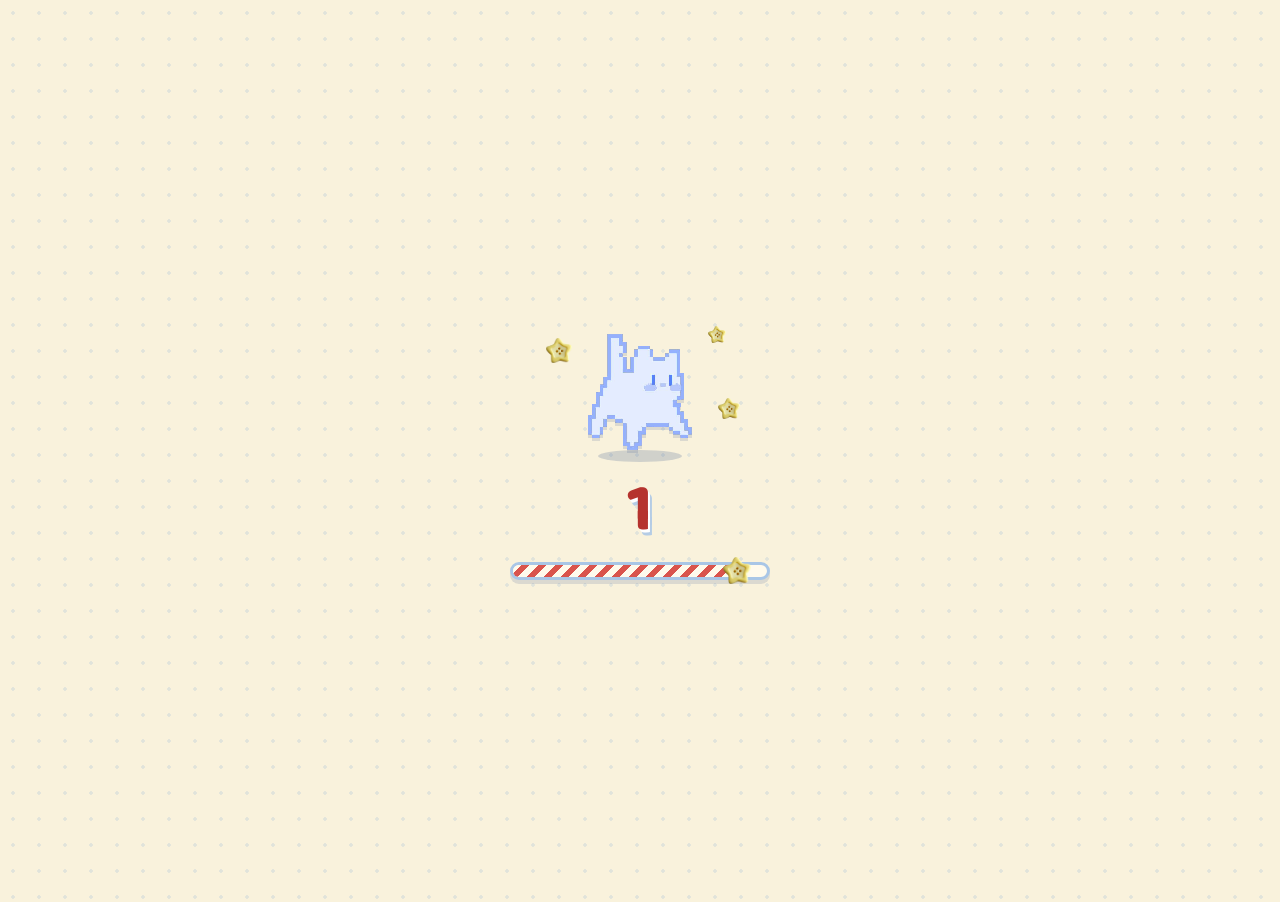
<file: happy-birthday/index.html>
<!DOCTYPE html><html lang="fr"><head><meta charset="utf-8"><meta name="viewport" content="width=device-width, initial-scale=1, viewport-fit=cover"><link rel="preconnect" href="https://fonts.googleapis.com"><link rel="preconnect" href="https://fonts.gstatic.com" crossorigin><link href="https://fonts.googleapis.com/css2?family=Baloo+2:wght@600;700;800&family=Quicksand:wght@500;600;700&family=Caveat:wght@600;700&display=swap" rel="stylesheet"><link rel="stylesheet" href="style.css"><title>Joyeux anniversaire Papa</title></head><body class="loading" data-burst>
<div id="loader" role="status" aria-label="Chargement"><div class="ld-in"><div class="ld-stage"><img class="ld-s s1" src="assets/star.png" alt="" width="26"><img class="ld-s s2" src="assets/star.png" alt="" width="18"><img class="ld-s s3" src="assets/star.png" alt="" width="22"><img class="ld-cat" src="assets/cat.png" alt="" width="104"><i class="ld-shadow"></i></div><p class="ld-t mk" aria-hidden="true"><span class="ld-n">3</span><span class="ld-n">2</span><span class="ld-n">1</span></p><div class="ld-bar"><i class="ld-fill"></i><img class="ld-head" src="assets/star.png" alt="" width="28"></div></div></div><noscript><style>#loader{display:none!important}body.loading{overflow:auto!important}</style></noscript>
<nav><a href="index.html" aria-current="page">Accueil</a><a href="message.html" >Message</a><a href="cadeau.html" >Cadeau</a></nav>
<main class="hero"><img class="dd " src="assets/cat.png" alt="" width="84" style="top:-6px;right:-6px;rotate:6deg">
<img class="dd " src="assets/flower.png" alt="" width="64" style="top:118px;left:-6px;rotate:-10deg">
<img class="dd " src="assets/star.png" alt="" width="52" style="top:150px;right:-2px;rotate:14deg">
<img class="dd " src="assets/cake.png" alt="" width="62" style="bottom:150px;left:-6px;rotate:-8deg">
<img class="dd " src="assets/bracelet.png" alt="" width="64" style="bottom:56px;right:-2px;rotate:10deg">
<p class="px" >▶ 23.11.2026 · épisode spécial</p>
<h1 class="mk"><b>J</b><b>o</b><b>y</b><b>e</b><b>u</b><b>x</b> <br><b>A</b><b>n</b><b>n</b><b>i</b><b>v</b><b>e</b><b>r</b><b>s</b><b>a</b><b>i</b><b>r</b><b>e</b> <br><b>P</b><b>a</b><b>p</b><b>a</b></h1>
<div class="tv"><div class="scr"><img src="assets/papa.jpg" alt="Papa, entouré de ses proches"><div class="rec px"><i></i>REC</div><div class="cap mk">LÉGENDE<br>VIVANTE</div><div class="stamp px">23 11 2026</div></div><img class="frame" src="assets/tv.png" alt=""></div>
<p class="sub">Un petit oiseau m'a dit que c'était ton anniversaire</p>
<div class="cta"><a class="btn" href="message.html">Lire mon message</a><a class="btn b" href="cadeau.html">Ouvrir mon cadeau</a></div>
</main><script src="script.js"></script></body></html>
</file>
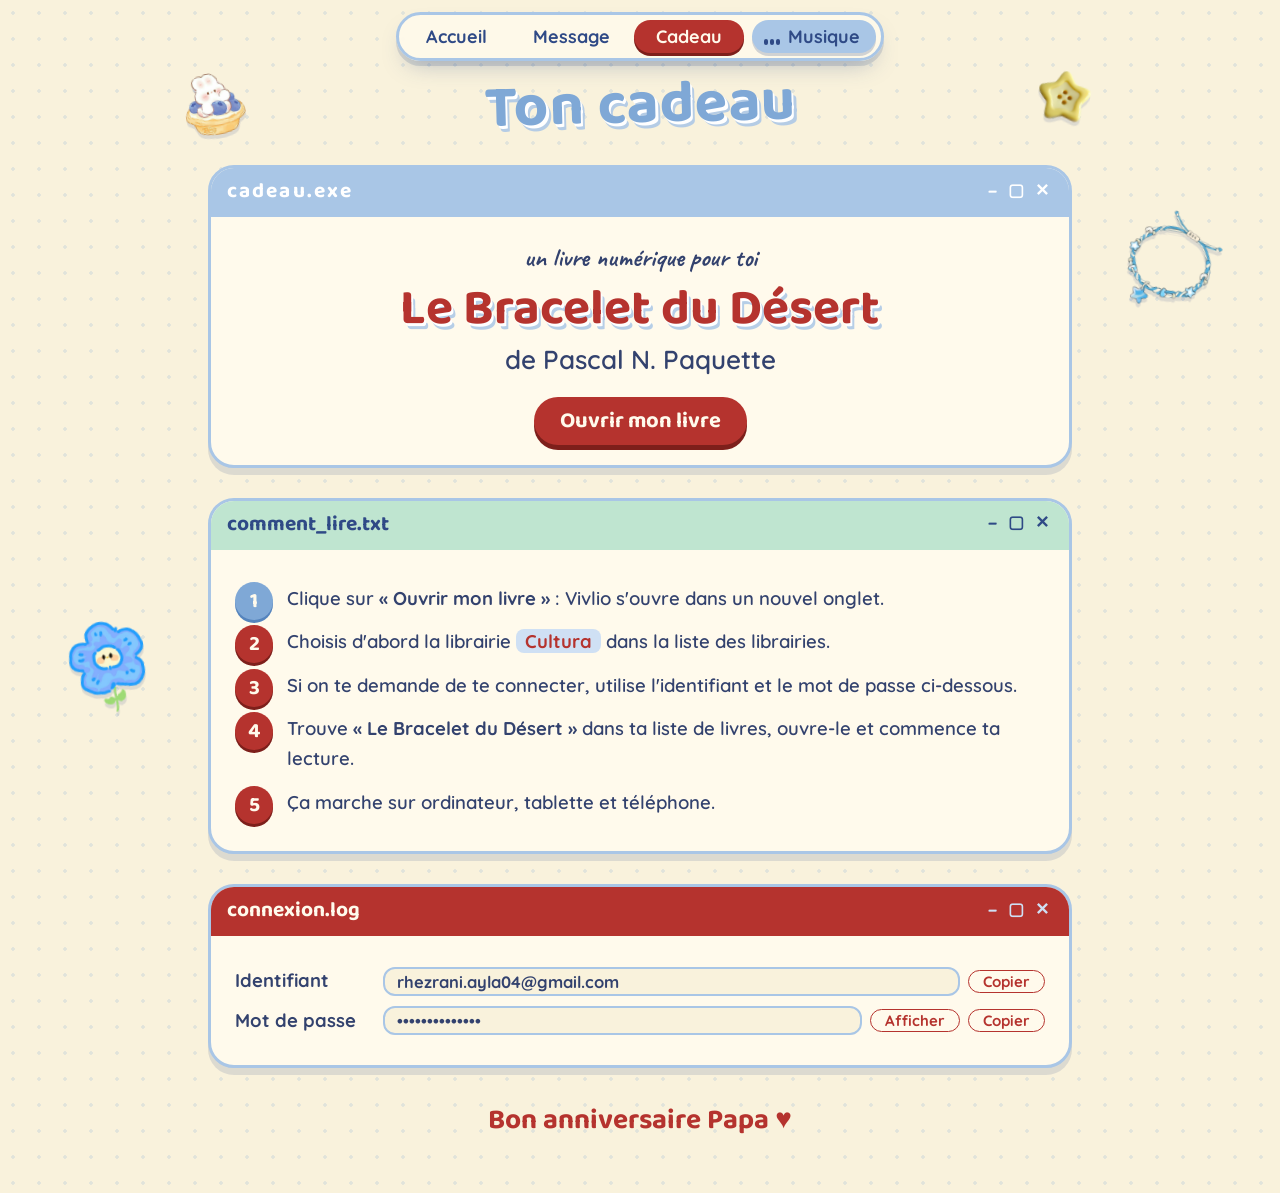
<file: happy-birthday/cadeau.html>
<!DOCTYPE html><html lang="fr"><head><meta charset="utf-8"><meta name="viewport" content="width=device-width, initial-scale=1, viewport-fit=cover"><link rel="preconnect" href="https://fonts.googleapis.com"><link rel="preconnect" href="https://fonts.gstatic.com" crossorigin><link href="https://fonts.googleapis.com/css2?family=Baloo+2:wght@600;700;800&family=Quicksand:wght@500;600;700&family=Caveat:wght@600;700&display=swap" rel="stylesheet"><link rel="stylesheet" href="style.css"><title>Ton cadeau, Papa</title></head><body>
<nav><a href="index.html" >Accueil</a><a href="message.html" >Message</a><a href="cadeau.html" aria-current="page">Cadeau</a></nav>
<main><img class="dd t" src="assets/cake.png" alt="" width="60" style="top:4px;left:-6px;rotate:-10deg">
<img class="dd t" src="assets/star.png" alt="" width="52" style="top:2px;right:0;rotate:12deg">
<img class="dd w" src="assets/bracelet.png" alt="" width="92" style="top:150px;right:-130px;rotate:10deg">
<img class="dd w" src="assets/flower.png" alt="" width="76" style="top:560px;left:-120px;rotate:-8deg">
<h1 class="page-title mk">Ton cadeau</h1>
<section class="win yl2"><h2>cadeau.exe</h2><div class="in book">
<p class="px" style="font-size:26px">un livre numérique pour toi</p>
<p class="t mk">Le Bracelet du Désert</p>
<p style="font-size:26px">de Pascal N. Paquette</p>
<p style="margin-top:16px"><a class="btn" href="https://my.vivlio.com/web/#/books" target="_blank" rel="noopener">Ouvrir mon livre</a></p>
</div></section>
<section class="win gn2"><h2>comment_lire.txt</h2><div class="in"><ol class="steps">
<li class="first">Clique sur <b>« Ouvrir mon livre »</b> : Vivlio s'ouvre dans un nouvel onglet.</li>
<li>Choisis d'abord la librairie <mark><b>Cultura</b></mark> dans la liste des librairies.</li>
<li>Si on te demande de te connecter, utilise l'identifiant et le mot de passe ci-dessous.</li>
<li>Trouve <b>« Le Bracelet du Désert »</b> dans ta liste de livres, ouvre-le et commence ta lecture.</li>
<li>Ça marche sur ordinateur, tablette et téléphone.</li></ol></div></section>
<section class="win pk2"><h2>connexion.log</h2><div class="in">
<div class="row"><span>Identifiant</span><code id="id">rhezrani.ayla04@gmail.com</code><button type="button" data-copy="id">Copier</button></div>
<div class="row"><span>Mot de passe</span><code id="pw" data-v="Anniv_2026papa">••••••••••••••</code><button type="button" id="eye">Afficher</button><button type="button" data-copy="pw">Copier</button></div>
</div></section>
<footer class="mk">Bon anniversaire Papa ♥</footer>
</main><script src="script.js"></script></body></html>
</file>
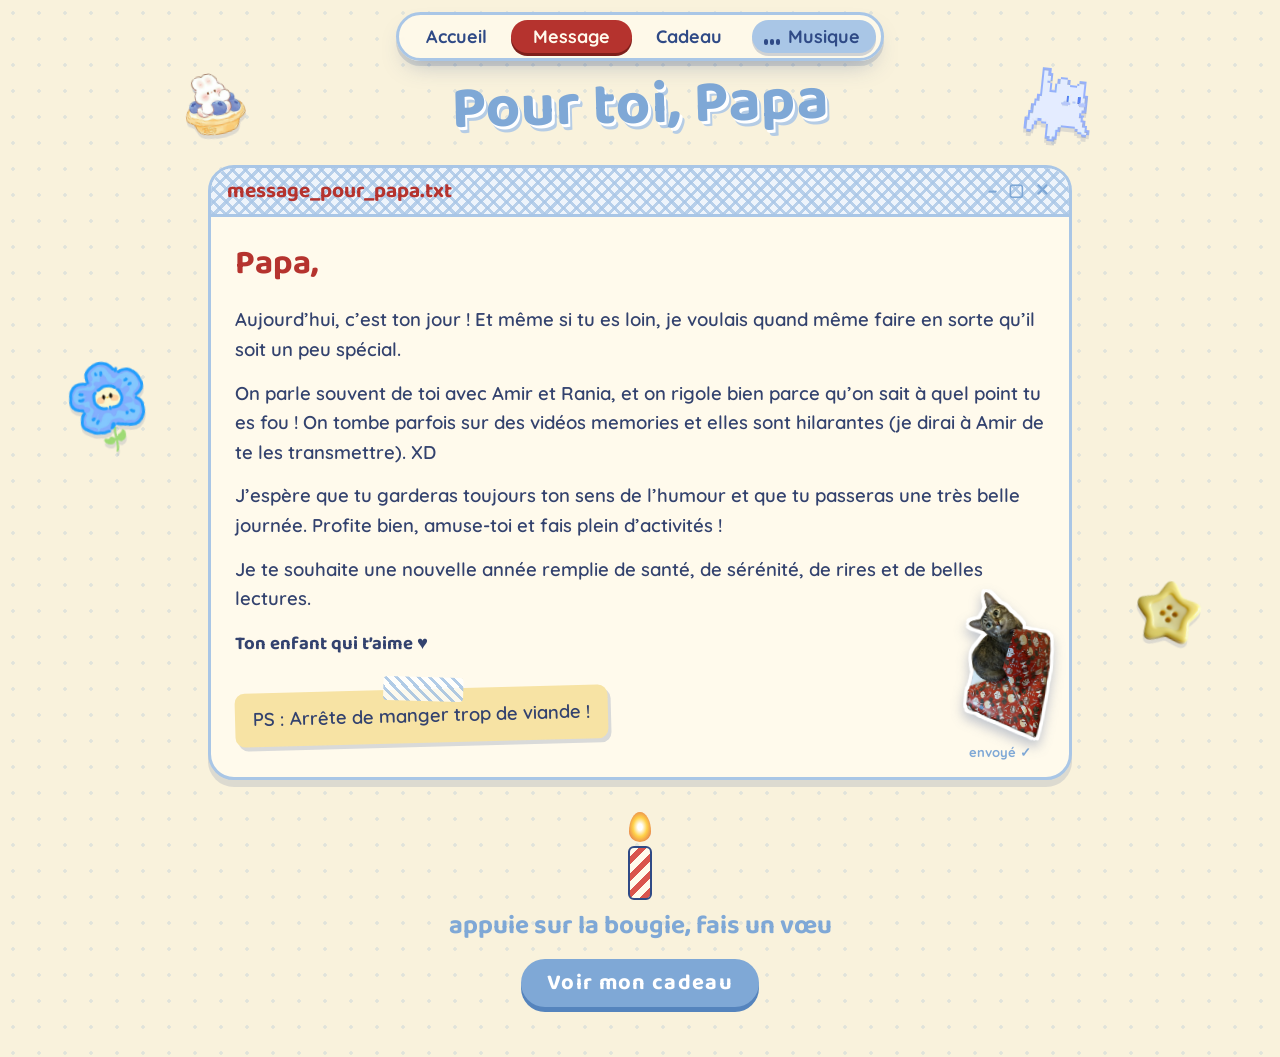
<file: happy-birthday/message.html>
<!DOCTYPE html><html lang="fr"><head><meta charset="utf-8"><meta name="viewport" content="width=device-width, initial-scale=1, viewport-fit=cover"><link rel="preconnect" href="https://fonts.googleapis.com"><link rel="preconnect" href="https://fonts.gstatic.com" crossorigin><link href="https://fonts.googleapis.com/css2?family=Baloo+2:wght@600;700;800&family=Quicksand:wght@500;600;700&family=Caveat:wght@600;700&display=swap" rel="stylesheet"><link rel="stylesheet" href="style.css"><title>Un message pour Papa</title></head><body>
<nav><a href="index.html" >Accueil</a><a href="message.html" aria-current="page">Message</a><a href="cadeau.html" >Cadeau</a></nav>
<main><img class="dd t" src="assets/cake.png" alt="" width="60" style="top:4px;left:-6px;rotate:-10deg">
<img class="dd t" src="assets/cat.png" alt="" width="66" style="top:0;right:-2px;rotate:6deg">
<img class="dd w" src="assets/flower.png" alt="" width="76" style="top:300px;left:-120px;rotate:-8deg">
<img class="dd w" src="assets/star.png" alt="" width="64" style="top:520px;right:-110px;rotate:12deg">
<h1 class="page-title mk">Pour toi, Papa</h1>
<section class="win letter"><h2>message_pour_papa.txt</h2><div class="in">
<p class="hi mk">Papa,</p>
<p>Aujourd’hui, c’est ton jour ! Et même si tu es loin, je voulais quand même faire en sorte qu’il soit un peu spécial.</p>
<p>On parle souvent de toi avec Amir et Rania, et on rigole bien parce qu’on sait à quel point tu es fou ! On tombe parfois sur des vidéos memories et elles sont hilarantes (je dirai à Amir de te les transmettre). XD</p>
<p>J’espère que tu garderas toujours ton sens de l’humour et que tu passeras une très belle journée. Profite bien, amuse-toi et fais plein d’activités !</p>
<p>Je te souhaite une nouvelle année remplie de santé, de sérénité, de rires et de belles lectures.</p>
<p><span class="mk">Ton enfant qui t’aime ♥️</span><br><br><span class="ps">PS : Arrête de manger trop de viande !</span></p>
<div class="sent"><img src="assets/naya-bebe.png" alt="Naya, le chat, assis sur un cadeau" width="150"><span class="meta">envoyé ✓</span></div>
</div></section>
<button class="candle" id="candle" type="button" aria-label="Souffler la bougie"><span class="flame"></span><span class="wax"></span></button>
<p class="mini mk" id="wish">appuie sur la bougie, fais un vœu</p>
<div class="cta"><a class="btn b" href="cadeau.html">Voir mon cadeau</a></div>
</main><script src="script.js"></script></body></html>
</file>
<file: happy-birthday/style.css>
@view-transition{navigation:auto}
:root{--red:#b5332e;--red2:#d9544d;--blue:#7fa8d6;--blue2:#a9c6e6;--pale:#cfe0f4;--navy:#2f4a86;--cream:#f9f2dc;--card:#fffaec;--gold:#efc46a;--lilac:#b57ae0;--mint:#bfe5d0;--ink:#33426e;--disp:'Baloo 2','Quicksand',sans-serif}
*{box-sizing:border-box}
body{margin:0;min-height:100vh;font:600 18.5px/1.6 'Quicksand','Nunito',sans-serif;color:var(--ink);background:var(--cream) radial-gradient(rgba(127,168,214,.2) 1.5px,transparent 2px) 0 0/26px 26px;overflow-x:hidden}
.mk,h1,h2,.fr{font-family:var(--disp);font-weight:700}
.px{font-family:'Caveat','Quicksand',cursive;font-weight:700}
a{color:inherit}
nav{position:sticky;top:12px;z-index:30;display:flex;align-items:center;gap:2px;width:fit-content;max-width:calc(100% - 24px);margin:12px auto 0;padding:5px;overflow:hidden;background:rgba(255,250,236,.82);-webkit-backdrop-filter:blur(10px);backdrop-filter:blur(10px);border:3px solid var(--blue2);border-radius:40px;box-shadow:0 5px 0 rgba(47,74,134,.16),0 12px 24px -10px rgba(47,74,134,.35);transition:translate .35s cubic-bezier(.3,1.3,.5,1),box-shadow .3s}
nav.hide{translate:0 -150%}
nav a{position:relative;z-index:1;padding:5px 22px;color:var(--navy);border-radius:30px;font:700 18px 'Quicksand';text-decoration:none;transition:color .25s,scale .15s}
nav a:active{scale:.94}
nav a[aria-current]{background:var(--red);color:var(--card)}
nav .ind{position:absolute;z-index:0;top:5px;bottom:5px;left:0;width:0;border-radius:30px;background:var(--red);box-shadow:0 3px 0 #7d1f1b;transition:translate .38s cubic-bezier(.3,1.35,.5,1),width .38s cubic-bezier(.3,1.35,.5,1),background .25s;pointer-events:none}
nav.has-ind a[aria-current]{background:none}
nav.has-ind a.on{color:var(--card)}
nav.has-ind .ind.hov{background:var(--blue);box-shadow:0 3px 0 #5584bd}
nav::after{content:"";position:absolute;left:0;bottom:0;height:3px;width:calc(var(--prog,0)*100%);background:linear-gradient(90deg,var(--blue),var(--red));border-radius:3px}
main{position:relative;max-width:900px;margin:0 auto;padding:14px 18px 50px}
/* images décoratives */
.dd{position:absolute;z-index:1;height:auto;cursor:pointer;-webkit-tap-highlight-color:transparent;user-select:none;-webkit-user-drag:none;filter:drop-shadow(0 4px 0 rgba(47,74,134,.14));animation:bob 4.6s ease-in-out infinite;transition:filter .2s}
.dd:nth-of-type(2n){animation-duration:5.6s;animation-delay:-1.4s}.dd:nth-of-type(3n){animation-duration:5.1s;animation-delay:-2.7s}
.dd[src*="cat"]{image-rendering:pixelated}
.dd:hover{filter:drop-shadow(0 6px 0 rgba(47,74,134,.2)) brightness(1.04)}
.dd.pop{animation:pop .7s cubic-bezier(.3,1.4,.5,1)}
.hero>.dd{z-index:3}
.w{display:none}
@media(min-width:1180px){.w{display:block}}
@keyframes bob{50%{translate:0 -9px}}
@keyframes pop{0%{scale:1}25%{scale:1.45 .75}55%{scale:.85 1.25;translate:0 -22px}80%{scale:1.1 .95}100%{scale:1}}
.sp{position:fixed;z-index:70;width:var(--s,16px);height:auto;pointer-events:none;translate:-50% -50%;animation:spark .85s cubic-bezier(.2,.7,.3,1) forwards}
@keyframes spark{to{translate:calc(-50% + var(--dx)) calc(-50% + var(--dy));rotate:var(--r);opacity:0;scale:.3}}
/* hero (resserré : tout se voit sur un écran) */
.hero{position:relative;text-align:center}
.hero>:not(.dd){position:relative;z-index:2}
.hero>.px{margin:0;font-size:22px;line-height:1.1;color:var(--blue)}
h1{margin:0;font-size:clamp(30px,min(10vw,6.4svh),80px);line-height:.95;letter-spacing:.5px;rotate:-2deg;text-shadow:2px 3px 0 #fff,4px 6px 0 rgba(169,198,230,.85)}
h1 b{display:inline-block;font-weight:800;cursor:default;transition:translate .25s cubic-bezier(.3,1.8,.5,1),scale .25s}h1 b:hover{translate:0 -9px;scale:1.18}h1 b:nth-child(2n+1){color:var(--red)}h1 b:nth-child(2n){color:var(--blue)}
/* télé */
.tv{position:relative;container-type:inline-size;width:min(100%,37svh,440px);aspect-ratio:637/747;margin:12px auto 0;rotate:1.2deg;cursor:pointer;transition:transform .25s ease-out;will-change:transform}
.tv .frame{position:absolute;inset:0;width:100%;height:100%;z-index:2;pointer-events:none}
.scr{position:absolute;left:13.9%;top:30.8%;width:73.2%;height:46%;overflow:hidden;border-radius:6%/5%;z-index:1;background:#223}
.scr img{display:block;width:100%;height:100%;object-fit:cover;object-position:50% 22%;filter:saturate(1.1) brightness(1.05)}
.tv.zap .scr{animation:zap .55s steps(2) 1}
@keyframes zap{0%{filter:contrast(3) brightness(2)}35%{translate:6px 0;filter:grayscale(1) contrast(2)}70%{translate:-5px 0;filter:hue-rotate(80deg)}100%{filter:none;translate:0}}
.scr::after{content:"";position:absolute;inset:0;background:linear-gradient(135deg,rgba(255,255,255,.25),transparent 38%);box-shadow:inset 0 0 22px rgba(40,50,90,.4)}
.rec,.stamp,.cap{position:absolute;z-index:2;color:#fffaec;text-shadow:1px 1px 0 var(--navy),0 0 6px rgba(47,74,134,.6);font-size:13px;line-height:1.1}
.rec{top:5%;left:4%;font-size:4.2cqw}.rec i{display:inline-block;width:.6em;height:.6em;margin-right:.35em;background:var(--red2);border-radius:50%;animation:blink 1s steps(2) infinite}
@keyframes blink{50%{opacity:0}}
.stamp{right:4%;bottom:5%;font-size:4.2cqw;color:#ffe08a}
.cap{right:4%;top:5%;text-align:right;font-size:5.4cqw}
.sub{margin:6px auto 0;max-width:34ch;font:700 clamp(21px,3.4svh,27px)/1.1 'Caveat','Quicksand',cursive;color:var(--blue);text-wrap:balance}
.cta{display:flex;flex-wrap:wrap;justify-content:center;gap:14px;margin-top:12px}
.hero .cta{margin-top:10px}
.btn{display:inline-block;padding:6px 26px;background:var(--red);color:var(--card);border:0;border-radius:40px;font:700 clamp(17px,2.8vh,22px) var(--disp);text-decoration:none;box-shadow:0 5px 0 #7d1f1b;transition:translate .12s,box-shadow .12s;cursor:pointer}
.btn.b{background:var(--blue);color:#fff;letter-spacing:.06em;box-shadow:0 5px 0 #5584bd}
.btn.g{background:#7fc4a0;box-shadow:0 5px 0 #4f9b78}
.btn:hover,.btn:focus-visible{translate:0 3px;box-shadow:0 2px 0 rgba(0,0,0,.25)}
/* fenêtres (cartes douces) */
.win{position:relative;margin:30px 0;background:var(--card);border:3px solid var(--blue2);border-radius:26px;overflow:hidden;box-shadow:0 7px 0 rgba(47,74,134,.14);transition:translate .25s,box-shadow .25s}
.win:hover{translate:0 -3px;box-shadow:0 10px 0 rgba(47,74,134,.14)}
.win>h2{display:flex;align-items:center;gap:8px;margin:0;padding:6px 16px;color:var(--red);font:700 21px var(--disp);background:repeating-linear-gradient(45deg,rgba(169,198,230,.8) 0 3px,transparent 3px 9px),repeating-linear-gradient(-45deg,rgba(169,198,230,.8) 0 3px,transparent 3px 9px),#eef4fb;border-bottom:3px solid var(--blue2)}
.win>h2::after{content:"– ▢ ✕";margin-left:auto;letter-spacing:4px;font-size:17px;color:var(--blue)}
.win .in{padding:20px 24px}
.win.pk2>h2{background:var(--red);color:var(--card);border-color:var(--red)}.win.pk2>h2::after{color:var(--pale)}
.win.gn2>h2{background:var(--mint);color:var(--navy);border-color:var(--mint)}.win.gn2>h2::after{color:var(--navy)}
.win.yl2>h2{background:var(--blue2);color:#fff;letter-spacing:.1em;border-color:var(--blue2)}.win.yl2>h2::after{color:#fff}
.page-title{font-size:clamp(34px,8vw,60px);text-align:center;margin:0;line-height:1;rotate:-1.5deg;color:var(--blue);text-shadow:2px 3px 0 #fff,4px 6px 0 rgba(169,198,230,.85)}
.rv{opacity:0;translate:0 34px;transition:opacity .7s,translate .7s cubic-bezier(.2,.8,.3,1)}.rv.in-view{opacity:1;translate:0}
.win.rv.in-view:hover{translate:0 -3px}
/* message */
.letter p{margin:0 0 14px}
.letter .in>p{opacity:0;animation:up .6s forwards}
.letter .in>p:nth-child(1){animation-delay:.2s}.letter .in>p:nth-child(2){animation-delay:.9s}.letter .in>p:nth-child(3){animation-delay:1.8s}.letter .in>p:nth-child(4){animation-delay:2.7s}.letter .in>p:nth-child(5){animation-delay:3.4s}.letter .in>p:nth-child(6){animation-delay:4.1s}
@keyframes up{from{opacity:0;translate:0 14px}to{opacity:1;translate:0}}
.hi{font-size:34px;color:var(--red)}
.ps{position:relative;display:inline-block;padding:12px 18px;background:#f7e3a4;border-radius:10px;rotate:-1.5deg;box-shadow:3px 4px 0 rgba(47,74,134,.18)}
.ps::before{content:"";position:absolute;top:-12px;left:40%;width:80px;height:24px;border-radius:4px;rotate:3deg;background:repeating-linear-gradient(45deg,rgba(169,198,230,.9) 0 3px,rgba(255,255,255,.8) 3px 8px)}
.candle{display:block;margin:30px auto 0;width:44px;height:90px;position:relative;background:none;border:0;cursor:pointer}
.wax{position:absolute;bottom:0;left:10px;width:24px;height:54px;background:repeating-linear-gradient(135deg,#fffaec 0 6px,var(--red2) 6px 12px);border:2.5px solid var(--navy);border-radius:6px}
.flame{position:absolute;bottom:58px;left:11px;width:22px;height:30px;background:radial-gradient(#fff 15%,#ffd24a 45%,var(--red2));border-radius:50% 50% 50% 50%/65% 65% 35% 35%;transform-origin:50% 100%;animation:fl .5s infinite alternate}
.candle.off .flame{display:none}
@keyframes fl{to{scale:.9 1.1;rotate:-4deg}}
.mini{text-align:center;margin:6px 0 0;font-size:26px;color:var(--blue)}
/* cadeau */
.book{text-align:center}
.book .t{margin:4px 0;font-size:clamp(30px,7.5vw,50px);line-height:1.05;color:var(--red);text-shadow:2px 3px 0 #fff,4px 6px 0 rgba(169,198,230,.85)}
.book p{margin:0}
ol.steps{margin:0;padding:0;list-style:none;counter-reset:s}
.steps li{position:relative;margin:14px 0;padding-left:52px;counter-increment:s}
.steps li::before{content:counter(s);position:absolute;left:0;top:-2px;width:38px;height:38px;display:grid;place-items:center;background:var(--red);color:var(--card);border-radius:50%;font:700 21px var(--disp);box-shadow:0 3px 0 #7d1f1b}
.steps li{cursor:pointer;transition:opacity .3s}.steps li::before{transition:background .25s,scale .25s}.steps li:hover::before{scale:1.12}.steps li.done{opacity:.55}.steps li.done::before,.steps li.first.done::before{content:"✓";background:#4f9b78;box-shadow:0 3px 0 #397a5b}
.steps li.first::before{background:var(--blue);box-shadow:0 3px 0 #5584bd}
.steps mark{padding:0 9px;background:var(--pale);border-radius:8px;color:var(--red)}
.row{display:flex;flex-wrap:wrap;align-items:center;gap:6px 8px;margin:10px 0}
.row span{width:140px;font-weight:700}
code{flex:1 1 200px;padding:2px 12px;background:var(--cream);border:2px solid var(--blue2);border-radius:12px;font:700 16.5px 'Quicksand',monospace;word-break:break-all}
.row button{padding:1px 14px;background:var(--card);border:1.5px solid var(--red);border-radius:20px;font:700 15px 'Quicksand';color:var(--red);cursor:pointer}
.row button:hover{background:var(--red);color:var(--card)}
.conf{position:fixed;top:-20px;width:10px;height:14px;z-index:60;pointer-events:none;border-radius:3px;animation:fall linear forwards}
@keyframes fall{to{transform:translateY(110vh) rotate(720deg)}}
footer{text-align:center;margin-top:30px;font:700 28px var(--disp);color:var(--red)}
:focus-visible{outline:3px solid var(--blue);outline-offset:3px}
@media(max-width:560px){body{font-size:17px}nav{margin-top:8px;top:8px}nav a{padding:4px 11px;font-size:15px}.row span{width:100%}.win .in{padding:16px}.dd{width:50px}.dd[src*="cat"]{width:58px}}
@media(prefers-reduced-motion:reduce){*{animation:none!important;transition:none!important}.rv{opacity:1;translate:0}.letter .in>p{opacity:1}}

.tv:focus-visible{outline-offset:6px;border-radius:24px}
/* télé agrandie */
.tv-back{position:fixed;inset:0;z-index:88;background:rgba(47,74,134,.55);-webkit-backdrop-filter:blur(7px);backdrop-filter:blur(7px)}
.tv-big{position:fixed;z-index:90;margin:0;rotate:0deg;aspect-ratio:637/747;filter:drop-shadow(0 18px 30px rgba(20,30,70,.45))}
.tv-note{position:fixed;z-index:91;left:0;right:0;bottom:12px;margin:0;padding:0 16px;text-align:center;font-size:clamp(18px,2.6vh,24px);color:var(--card);text-shadow:0 2px 0 rgba(47,74,134,.7);pointer-events:none;transition:opacity .3s}
/* lecteur de musique */
#mp-wrap{position:fixed;left:-400px;top:0;width:200px;height:200px;opacity:0;pointer-events:none;overflow:hidden}
nav .mp-btn{position:relative;z-index:1;display:flex;align-items:center;gap:8px;margin-left:6px;padding:5px 16px 5px 12px;background:var(--blue2);color:var(--navy);border:0;border-radius:30px;font:700 18px 'Quicksand',sans-serif;box-shadow:0 3px 0 rgba(47,74,134,.22);transition:background .25s,translate .12s}
nav .mp-btn:hover{background:var(--blue);color:#fff}
nav .mp-btn:active{translate:0 2px}
nav .mp-btn.on{background:var(--red);color:var(--card);box-shadow:0 3px 0 #7d1f1b}
.mp-btn .eq{display:flex;align-items:flex-end;gap:2px;height:16px}
.mp-btn .eq i{display:block;width:4px;height:6px;border-radius:2px;background:currentColor}
.mp-btn.on .eq i{animation:eq .8s ease-in-out infinite alternate}
.mp-btn .eq i:nth-child(2){animation-delay:-.3s}.mp-btn .eq i:nth-child(3){animation-delay:-.6s}
@keyframes eq{from{height:4px}to{height:16px}}
/* curseur aux couleurs du site */
html,body{cursor:url(assets/cursor.png) 3 2,auto}
a,button,summary,label,nav a,.dd,.tv,.tv-big,.candle,.steps li,.row button,.btn,.mp-btn,h1 b,.tv-back{cursor:url(assets/cursor-hand.png) 3 2,pointer!important}
@media(max-width:560px){nav .mp-btn{padding:4px 11px 4px 9px;font-size:15px;margin-left:3px}}

/* accueil : tient sur un écran */
main.hero{min-height:calc(100svh - 62px);padding-bottom:14px;display:flex;flex-direction:column;align-items:center;justify-content:space-evenly}
.hero>.px{font-size:clamp(18px,2.8svh,22px)}
.hero .btn{font-size:clamp(16px,2.6svh,22px);padding:4px 24px}
/* sticker envoyé */
.sent{display:flex;flex-direction:column;align-items:flex-end;margin:6px 0 0;opacity:0;animation:stick .7s cubic-bezier(.3,1.5,.5,1) 5s forwards}
.sent img{height:auto;rotate:4deg;filter:drop-shadow(3px 0 0 #fff) drop-shadow(-3px 0 0 #fff) drop-shadow(0 3px 0 #fff) drop-shadow(0 -3px 0 #fff) drop-shadow(0 6px 6px rgba(47,74,134,.3));transform-origin:90% 100%}
.sent .meta{margin:6px 6px 0 0;font:700 13px 'Quicksand',sans-serif;color:var(--blue)}
@keyframes stick{from{opacity:0;translate:0 24px;scale:.4}to{opacity:1;translate:0;scale:1}}
@media(prefers-reduced-motion:reduce){.sent{opacity:1}}
@media(max-width:560px){.sent img{width:120px}}

body{display:flow-root}
.sent img{width:130px}
@media(min-width:700px){
.letter .in{position:relative}
.sent{position:absolute;right:24px;bottom:16px;margin:0;align-items:center}
.sent img{width:84px}
}

/* responsive : rien ne dépasse de l'écran, décors dans les marges libres */
@media(max-width:1179px){main{overflow-x:clip}}
.hero>.dd[src*="cat"]{top:8px!important}
.dd.t{margin-top:8px}
@media(max-width:560px){
 .hero>.dd[src*="cake"]{top:auto!important;bottom:2px!important;left:0!important}
 .hero>.dd[src*="bracelet"]{top:auto!important;bottom:2px!important;right:0!important}
}
@media(max-width:380px){.dd{width:42px}.dd[src*="cat"]{width:50px}nav a{padding:4px 9px;font-size:14px}nav .mp-btn{font-size:14px;padding:4px 9px 4px 7px}}
@media(min-width:561px) and (max-width:1000px){.hero>.dd[src*="bracelet"]{bottom:96px!important}}
@media(max-width:380px){.page-title{font-size:28px}}
@media(max-height:600px){.tv{width:min(100%,33svh,440px)}}
@media(max-width:560px){
 .win>h2{font-size:17px;padding:6px 12px;white-space:nowrap}
 .win>h2::after{letter-spacing:2px;font-size:14px;padding-left:8px}
 .sent{margin-right:8px}
}

/* ---------- écran de chargement ---------- */
body.loading{overflow:hidden}
body.loading :not(#loader):not(#loader *){animation-play-state:paused!important}
#loader{position:fixed;inset:0;z-index:300;display:grid;place-items:center;background:var(--cream) radial-gradient(rgba(127,168,214,.2) 1.5px,transparent 2px) 0 0/26px 26px;transition:opacity .55s .3s,visibility 0s .85s}
#loader.done{opacity:0;visibility:hidden;pointer-events:none}
.ld-in{display:flex;flex-direction:column;align-items:center;gap:6px;padding:0 24px;transition:transform .8s cubic-bezier(.5,0,.8,.4),opacity .5s .2s}
#loader.done .ld-in{transform:scale(1.18) translateY(-14px);opacity:0}
.ld-stage{position:relative;width:200px;height:150px}
.ld-cat{position:absolute;left:50%;bottom:20px;margin-left:-52px;height:auto;image-rendering:pixelated;transform-origin:50% 100%;animation:ldhop 1s cubic-bezier(.3,0,.6,1) infinite;filter:drop-shadow(0 3px 0 rgba(47,74,134,.15))}
.ld-shadow{position:absolute;left:50%;bottom:8px;width:84px;height:12px;margin-left:-42px;border-radius:50%;background:rgba(47,74,134,.2);animation:ldsh 1s cubic-bezier(.3,0,.6,1) infinite}
@keyframes ldhop{0%,100%{translate:0 0;scale:1.12 .86}12%{translate:0 0;scale:.94 1.1}50%{translate:0 -46px;scale:1 1;rotate:-4deg}88%{translate:0 0;scale:.94 1.08}}
@keyframes ldsh{0%,100%{scale:1;opacity:.9}50%{scale:.6;opacity:.45}}
.ld-s{position:absolute;height:auto;animation:ldtw 1.6s ease-in-out infinite}
.s1{left:6px;top:18px}.s2{right:14px;top:6px;animation-delay:-.5s}.s3{right:0;top:78px;animation-delay:-1s}
@keyframes ldtw{0%,100%{scale:.55;rotate:-20deg;opacity:.5}50%{scale:1.1;rotate:15deg;opacity:1}}
.ld-t{position:relative;width:90px;height:70px;margin:0;font-size:68px;line-height:70px;text-align:center;color:var(--red);text-shadow:2px 3px 0 #fff,4px 6px 0 rgba(169,198,230,.85)}
.ld-n{position:absolute;inset:0;opacity:0;animation:ldnum .6s cubic-bezier(.3,1.4,.5,1) both}
.ld-n:nth-child(2){animation-delay:.6s;color:var(--blue)}
.ld-n:nth-child(3){animation-name:ldnumlast;animation-delay:1.2s}
@keyframes ldnum{0%{opacity:0;scale:.3;rotate:-12deg}30%{opacity:1;scale:1.25;rotate:4deg}50%{scale:1;rotate:0deg}85%{opacity:1;scale:1}100%{opacity:0;scale:.7}}
@keyframes ldnumlast{0%{opacity:0;scale:.3;rotate:-12deg}30%{opacity:1;scale:1.25;rotate:4deg}50%,100%{opacity:1;scale:1;rotate:0deg}}
.ld-bar{position:relative;width:min(260px,70vw);height:18px;margin-top:10px;background:var(--card);border:3px solid var(--blue2);border-radius:20px;box-shadow:0 4px 0 rgba(47,74,134,.14)}
.ld-fill{position:absolute;left:0;top:0;bottom:0;width:0;border-radius:20px;background:repeating-linear-gradient(135deg,#fffaec 0 6px,var(--red2) 6px 12px);background-size:17px 17px;animation:ldfill 1.7s cubic-bezier(.4,.1,.3,1) forwards,ldstripe .6s linear infinite}
.ld-head{position:absolute;top:50%;left:0;height:auto;margin:-14px 0 0 -14px;animation:ldhead 1.7s cubic-bezier(.4,.1,.3,1) forwards,ldspin 2s linear infinite}
@keyframes ldfill{to{width:88%}}
@keyframes ldhead{to{left:88%}}
@keyframes ldstripe{to{background-position:17px 0}}
@keyframes ldspin{to{rotate:360deg}}
#loader.done .ld-fill{width:100%;transition:width .3s;animation:ldstripe .6s linear infinite}
#loader.done .ld-head{left:100%;transition:left .3s;animation:ldspin 2s linear infinite}
@media(prefers-reduced-motion:reduce){#loader *{animation:none!important}.ld-fill{width:88%}.ld-n:nth-child(3){opacity:1}}
</file>
